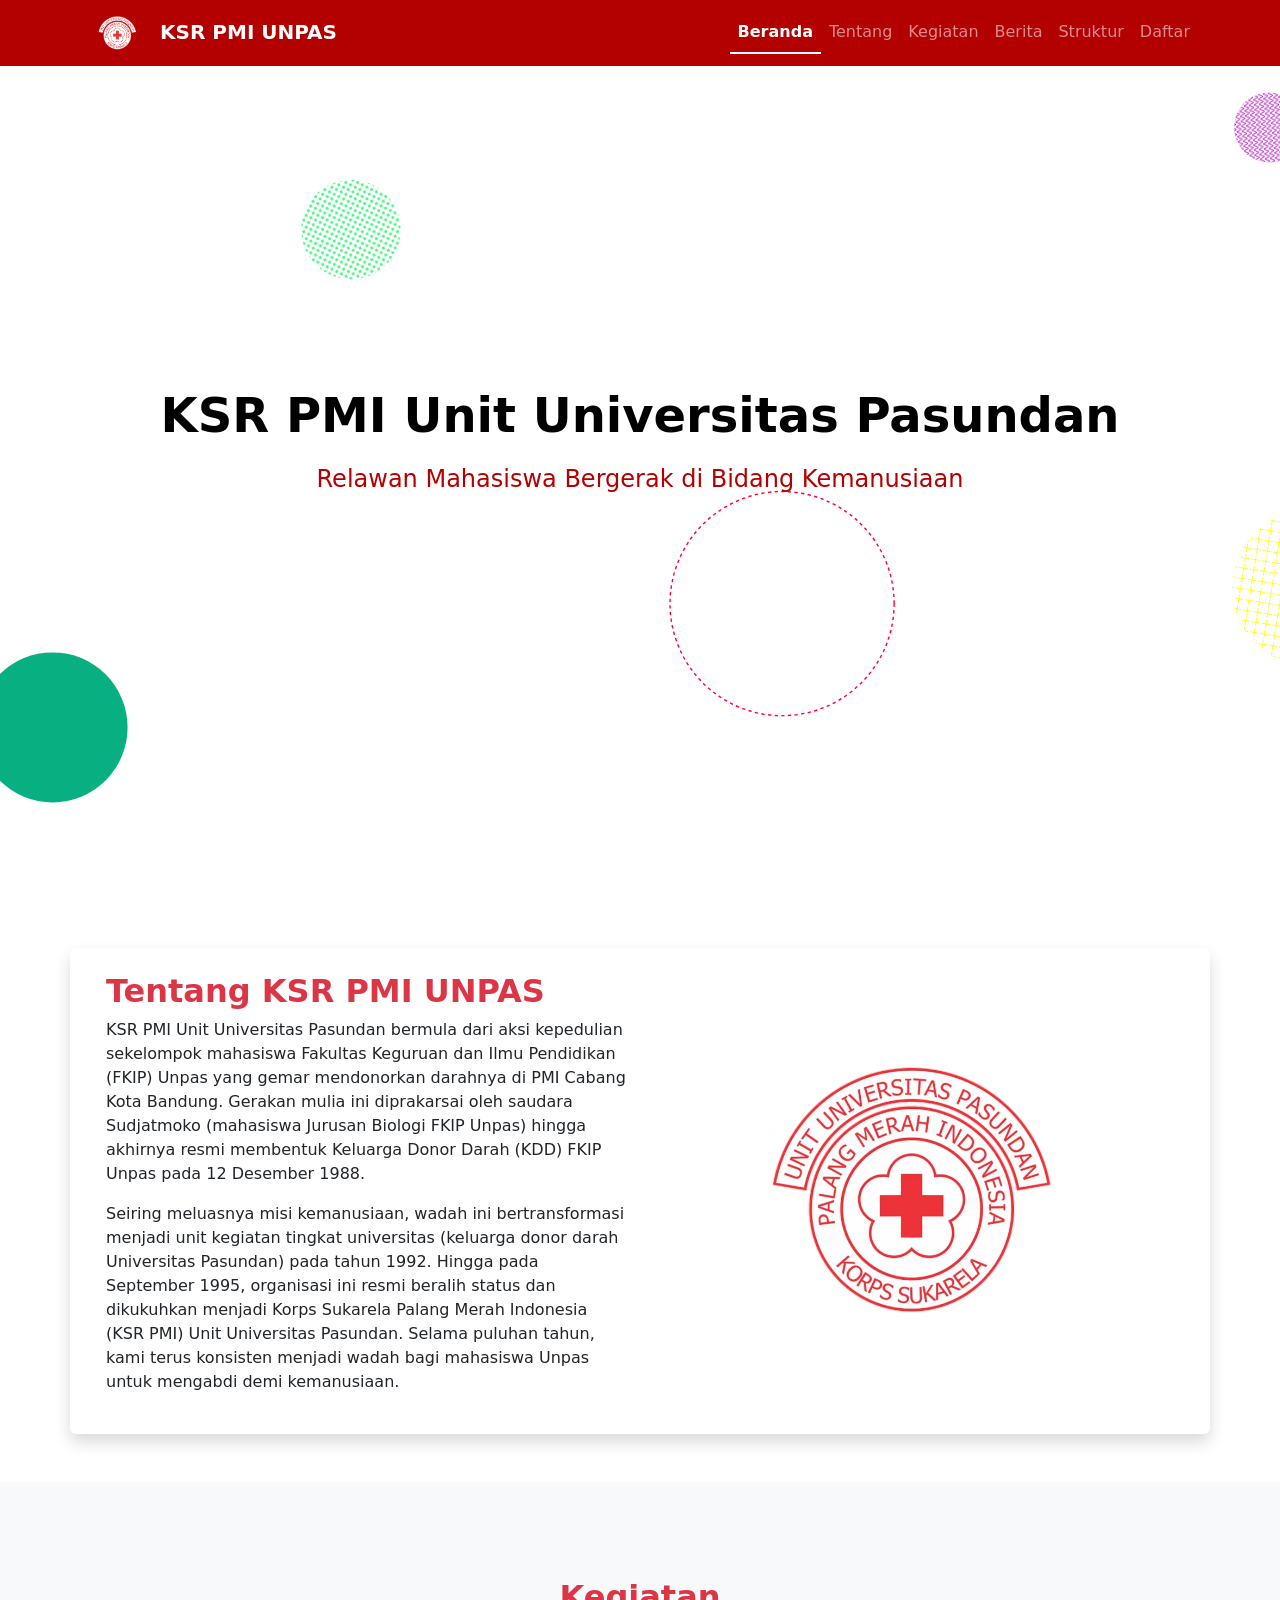
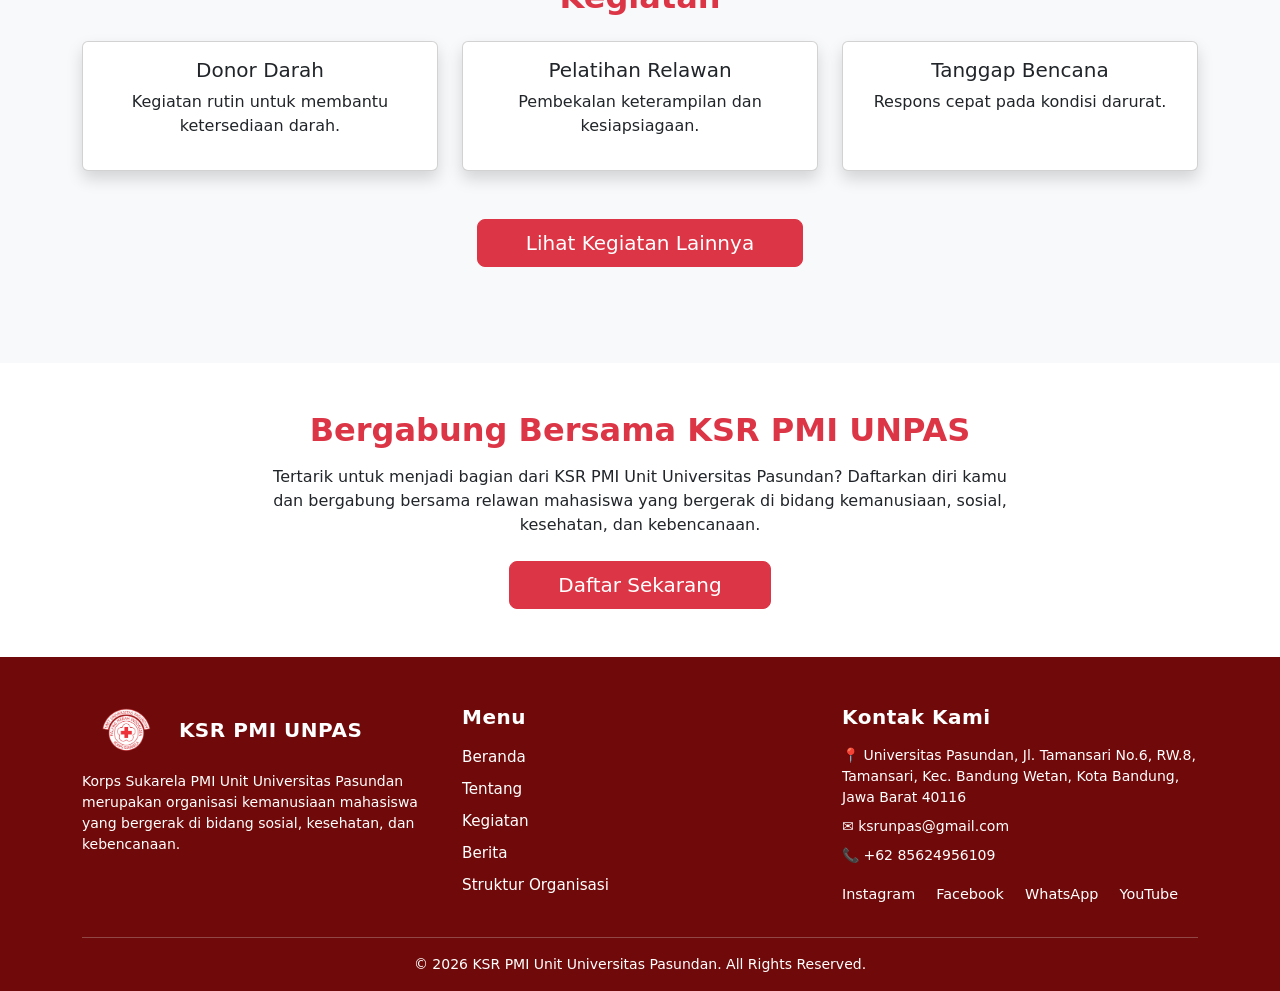
<file: index.html>
<!DOCTYPE html>
<html lang="id">
  <head>
    <meta charset="UTF-8" />
    <title>KSR PMI Unit Universitas Pasundan</title>
    <meta name="viewport" content="width=device-width, initial-scale=1" />
    <link rel="icon" href="./img/ksr.png" />

    <!-- Bootstrap -->
    <link
      href="https://cdn.jsdelivr.net/npm/bootstrap@5.3.2/dist/css/bootstrap.min.css"
      rel="stylesheet"
    />

    <!-- AOS -->
    <link href="https://unpkg.com/aos@2.3.1/dist/aos.css" rel="stylesheet" />

    <!-- Custom -->
    <link rel="stylesheet" href="css/style.css" />
  </head>
  <body data-bs-spy="scroll" data-bs-target=".navbar" data-bs-offset="200">
    <!-- NAVBAR -->
    <nav class="navbar navbar-expand-lg navbar-dark fixed-top">
      <div class="container">
        <a class="navbar-brand fw-bold" href="index.html">
          <img src="img/ksr.png" height="40" /> KSR PMI UNPAS
        </a>
        <button
          class="navbar-toggler"
          data-bs-toggle="collapse"
          data-bs-target="#nav"
        >
          <span class="navbar-toggler-icon"></span>
        </button>
        <div class="collapse navbar-collapse" id="nav">
          <ul class="navbar-nav ms-auto">
            <li class="nav-item">
              <a class="nav-link" href="#beranda">Beranda</a>
            </li>
            <li class="nav-item">
              <a class="nav-link" href="#tentang">Tentang</a>
            </li>
            <li class="nav-item">
              <a class="nav-link" href="#kegiatan">Kegiatan</a>
            </li>
            <li class="nav-item">
              <a class="nav-link" href="berita.html">Berita</a>
            </li>

            <li class="nav-item">
              <a class="nav-link" href="struktur.html">Struktur</a>
            </li>
            <li class="nav-item">
              <a class="nav-link" href="#kontak">Daftar</a>
            </li>
          </ul>
        </div>
      </div>
    </nav>

    <!-- HERO -->
    <section id="beranda" class="hero">
      <div class="container text-center text-black">
        <h1 data-aos="fade-up">KSR PMI Unit Universitas Pasundan</h1>
        <p data-aos="fade-up" data-aos-delay="200">
          Relawan Mahasiswa Bergerak di Bidang Kemanusiaan
        </p>
      </div>
    </section>

    <!-- TENTANG -->
    <section id="tentang" class="py-5">
      <div class="container">
        <div
          class="row align-items-center rounded shadow p-4"
          data-aos="fade-right"
        >
          <div class="col-md-6">
            <h2 class="text-danger fw-bold">Tentang KSR PMI UNPAS</h2>
            <p>
              KSR PMI Unit Universitas Pasundan bermula dari aksi kepedulian sekelompok mahasiswa Fakultas Keguruan dan Ilmu Pendidikan (FKIP) Unpas yang gemar mendonorkan darahnya di PMI Cabang Kota Bandung. Gerakan mulia ini diprakarsai oleh saudara Sudjatmoko (mahasiswa Jurusan Biologi FKIP Unpas) hingga akhirnya resmi membentuk Keluarga Donor Darah (KDD) FKIP Unpas pada 12 Desember 1988.
            </p>
              <p>Seiring meluasnya misi kemanusiaan, wadah ini bertransformasi menjadi unit kegiatan tingkat universitas (keluarga donor darah Universitas Pasundan) pada tahun 1992. Hingga pada September 1995, organisasi ini resmi beralih status dan dikukuhkan menjadi Korps Sukarela Palang Merah Indonesia (KSR PMI) Unit Universitas Pasundan. Selama puluhan tahun, kami terus konsisten menjadi wadah bagi mahasiswa Unpas untuk mengabdi demi kemanusiaan.
          </div>
          <div class="col-md-6" data-aos="fade-left">
            <img src="img/ksr.png" class="img-fluid" />
          </div>
        </div>
      </div>
    </section>

<!-- KEGIATAN -->

<section id="kegiatan" class="py-5 bg-light">
  <div class="container mt-5 mb-5">
    <h2 class="text-center text-danger fw-bold mb-4" data-aos="fade-up">
      Kegiatan
    </h2>

<div class="row g-4">
  <!-- KEGIATAN 1 -->
  <div class="col-md-4" data-aos="zoom-in">
    <div class="card h-100 shadow">
      <div class="card-body text-center">
        <h5>Donor Darah</h5>
        <p>
          Kegiatan rutin untuk membantu ketersediaan darah.
        </p>
      </div>
    </div>
  </div>

  <!-- KEGIATAN 2 -->
  <div class="col-md-4" data-aos="zoom-in" data-aos-delay="150">
    <div class="card h-100 shadow">
      <div class="card-body text-center">
        <h5>Pelatihan Relawan</h5>
        <p>
          Pembekalan keterampilan dan kesiapsiagaan.
        </p>
      </div>
    </div>
  </div>

  <!-- KEGIATAN 3 -->
  <div class="col-md-4" data-aos="zoom-in" data-aos-delay="300">
    <div class="card h-100 shadow">
      <div class="card-body text-center">
        <h5>Tanggap Bencana</h5>
        <p>
          Respons cepat pada kondisi darurat.
        </p>
      </div>
    </div>
  </div>
</div>

<!-- BUTTON KEGIATAN LAINNYA -->
<div class="text-center mt-5" data-aos="fade-up" data-aos-delay="400">
  <a href="berita.html" class="btn btn-danger btn-lg px-5">
    Lihat Kegiatan Lainnya
  </a>
</div>

  </div>
</section>

<!-- PENDAFTARAN -->

<section id="kontak" class="py-5">
  <div class="container text-center">
    <div class="row justify-content-center">
      <div class="col-md-8" data-aos="fade-up">
        <h2 class="text-danger fw-bold mb-3">Bergabung Bersama KSR PMI UNPAS</h2>

    <p class="mb-4">
      Tertarik untuk menjadi bagian dari KSR PMI Unit Universitas Pasundan?
      Daftarkan diri kamu dan bergabung bersama relawan mahasiswa
      yang bergerak di bidang kemanusiaan, sosial, kesehatan, dan kebencanaan.
    </p>

    <a
      href="https://docs.google.com/forms/d/e/1FAIpQLSd0NmgYEEZqV8JCX05g1Rwz4yFOSqBbFeIiD_z_RleGBGhLWw/viewform"
      target="_blank"
      rel="noopener noreferrer"
      class="btn btn-danger btn-lg px-5"
    >
      Daftar Sekarang
    </a>
  </div>
</div>

  </div>
</section>


    <!-- FOOTER -->
    <footer class="footer text-white pt-5">
      <div class="container">
        <div class="row g-4">
          <!-- LOGO & DESKRIPSI -->
          <div class="col-md-4">
            <div class="d-flex align-items-center mb-3">
              <img src="img/ksr.png" height="50" class="me-2" />
              <h5 class="fw-bold mb-0">KSR PMI UNPAS</h5>
            </div>
            <p class="small">
              Korps Sukarela PMI Unit Universitas Pasundan merupakan organisasi
              kemanusiaan mahasiswa yang bergerak di bidang sosial, kesehatan,
              dan kebencanaan.
            </p>
          </div>

          <!-- MENU -->
          <div class="col-md-4">
            <h5 class="fw-bold mb-3">Menu</h5>
            <ul class="list-unstyled footer-link">
              <li><a href="#beranda">Beranda</a></li>
              <li><a href="#tentang">Tentang</a></li>
              <li><a href="#kegiatan">Kegiatan</a></li>
              <li><a href="berita.html">Berita</a></li>
              <li><a href="struktur.html">Struktur Organisasi</a></li>
            </ul>
          </div>

          <!-- KONTAK -->
          <div class="col-md-4">
            <h5 class="fw-bold mb-3">Kontak Kami</h5>
            <ul class="list-unstyled small">
              <li class="mb-2">
                📍 Universitas Pasundan, Jl. Tamansari No.6, RW.8, Tamansari,
                Kec. Bandung Wetan, Kota Bandung, Jawa Barat 40116
              </li>
              <li class="mb-2">✉️ ksrunpas@gmail.com</li>
              <li class="mb-2">📞 +62 85624956109</li>
            </ul>

            <!-- SOSIAL MEDIA -->
            <div class="footer-social mt-3">
              <a
                target="_blank"
                href="https://www.instagram.com/ksrunpas?utm_source=ig_web_button_share_sheet&igsh=ZDNlZDc0MzIxNw=="
                class="me-3"
                >Instagram</a
              >
              <a
                target="_blank"
                href="https://www.facebook.com/KsrPmiUnitUnpas/?locale=id_ID"
                class="me-3"
                >Facebook</a
              >
              <a target="_blank" href="https://wa.me/6285624956109" class="me-3"
                >WhatsApp</a
              >
              <a
                target="_blank"
                href="https://www.youtube.com/@ksrunpas8325/videos?app=desktop"
                >YouTube</a
              >
            </div>
          </div>
        </div>

        <hr class="border-light mt-4" />

        <div class="text-center small pb-3">
          © 2026 KSR PMI Unit Universitas Pasundan. All Rights Reserved.
        </div>
      </div>
    </footer>

    <script src="https://cdn.jsdelivr.net/npm/bootstrap@5.3.2/dist/js/bootstrap.bundle.min.js"></script>
    <script src="https://unpkg.com/aos@2.3.1/dist/aos.js"></script>
    <script src="js/script.js"></script>
  </body>
</html>
</file>
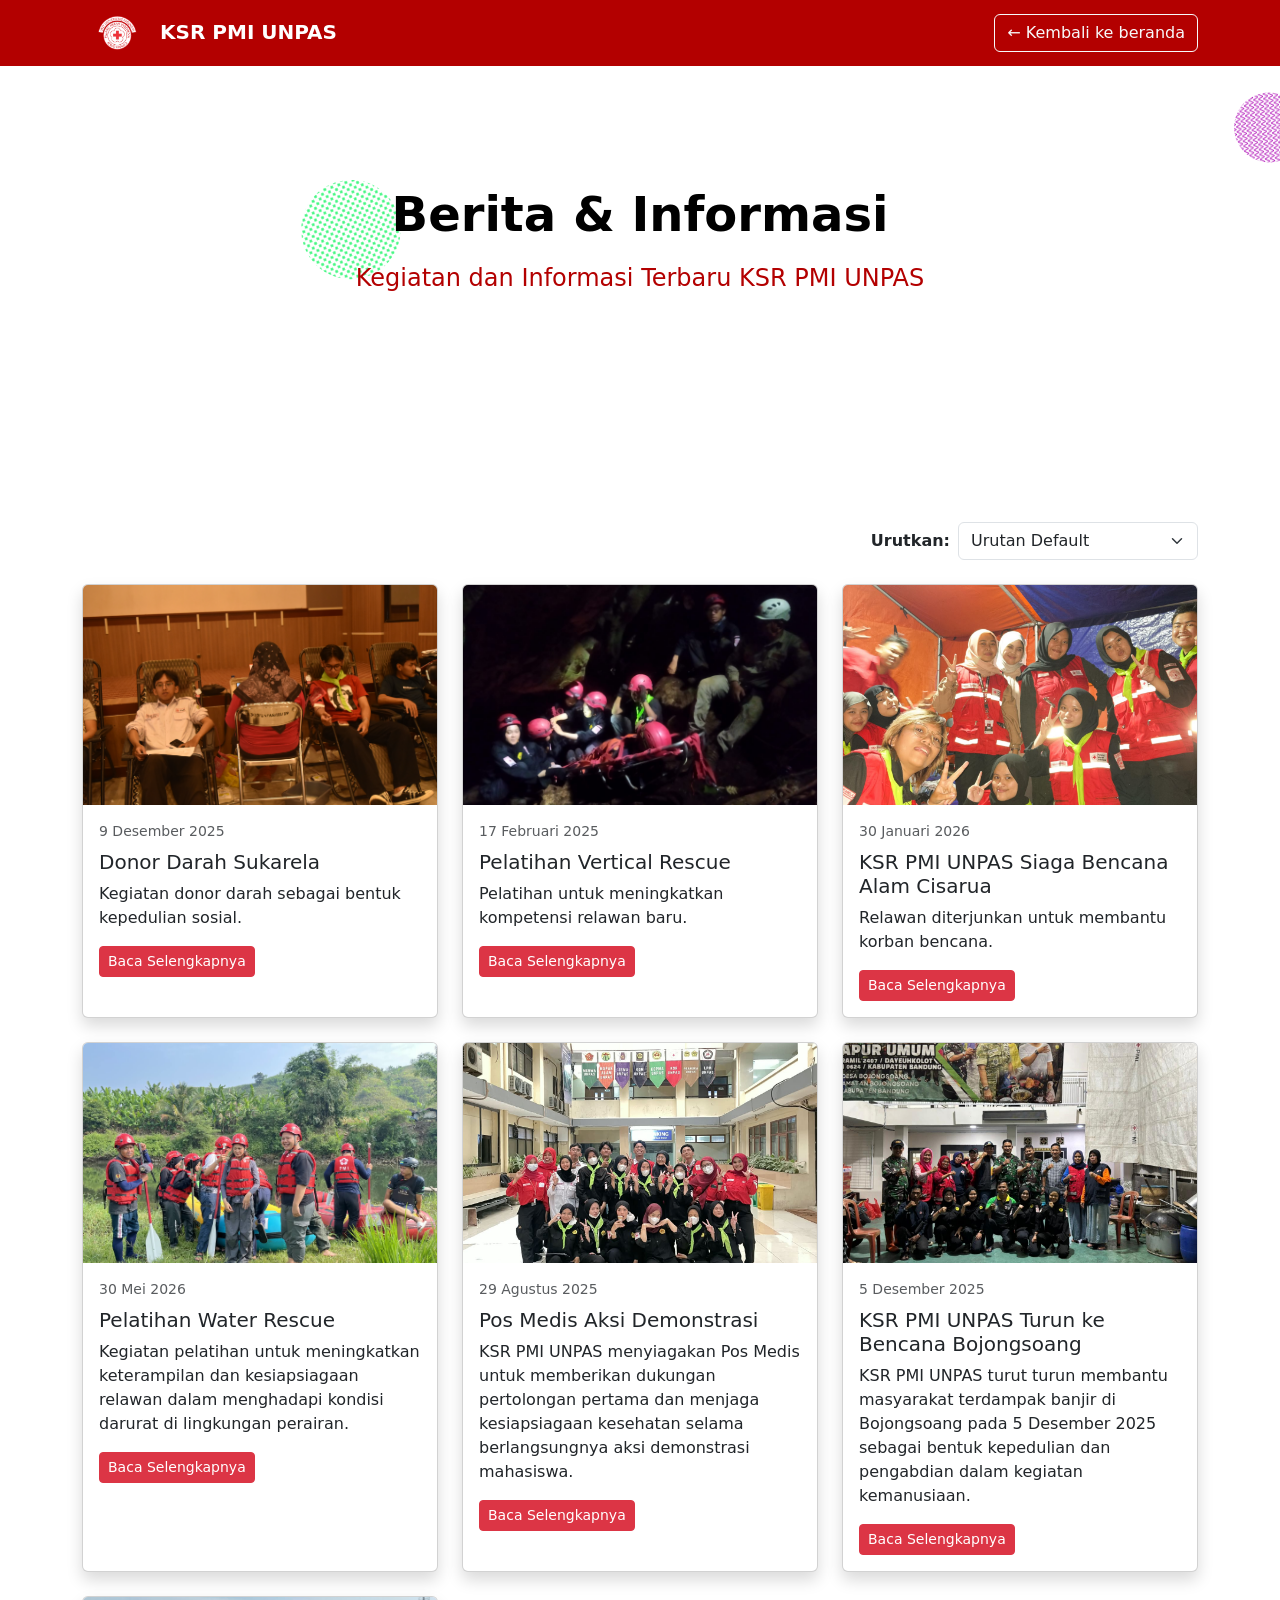
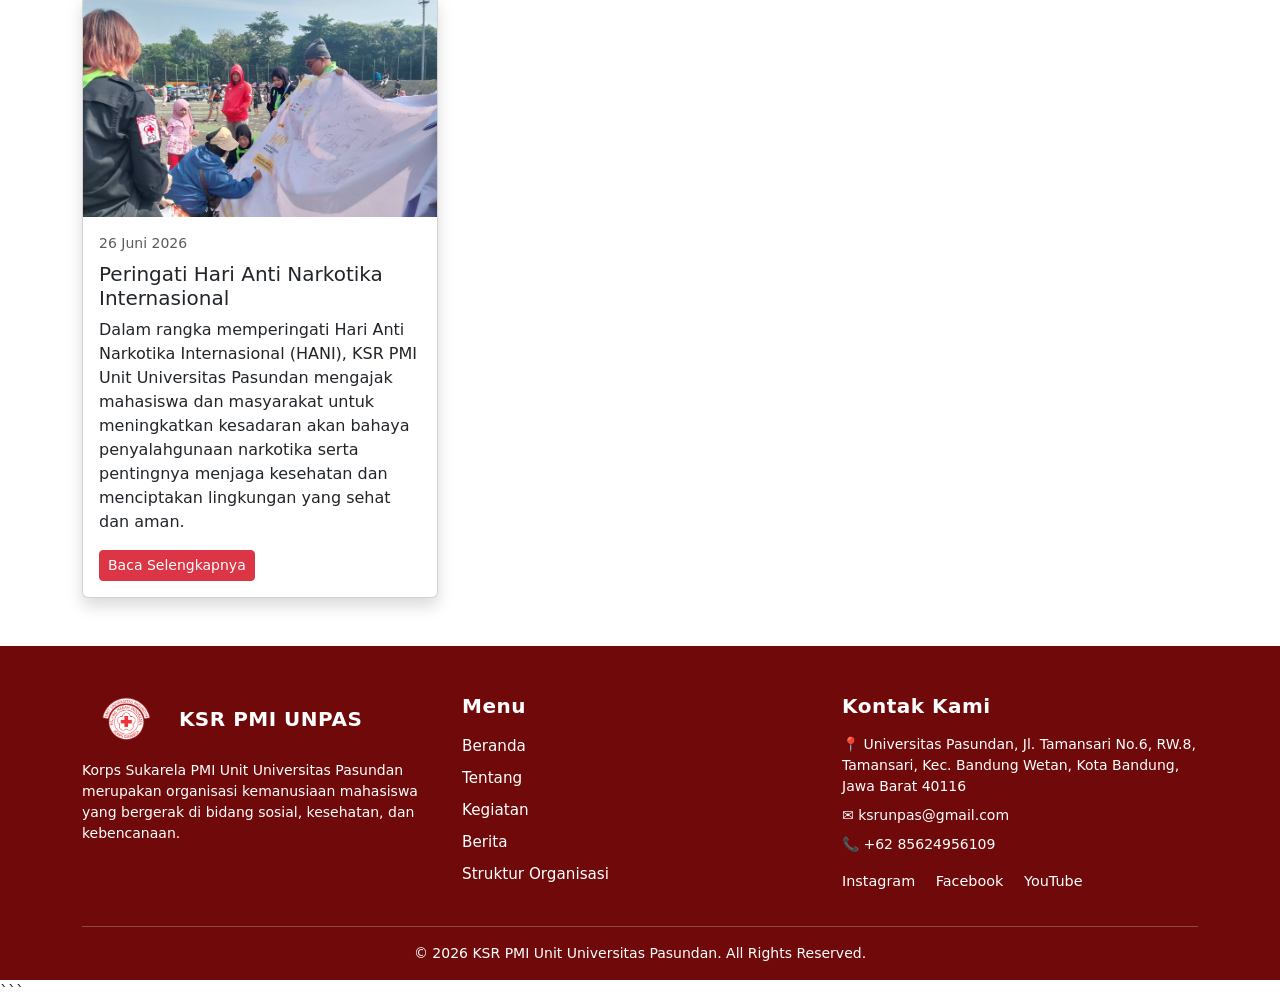
<file: berita.html>
```html
<!DOCTYPE html>
<html lang="id">
  <head>
    <meta charset="UTF-8" />
    <title>Berita | KSR PMI UNPAS</title>
    <meta name="viewport" content="width=device-width, initial-scale=1" />

    <link rel="icon" href="./img/ksr.png" />

    <!-- Bootstrap -->
    <link
      href="https://cdn.jsdelivr.net/npm/bootstrap@5.3.2/dist/css/bootstrap.min.css"
      rel="stylesheet"
    />

    <!-- AOS -->
    <link
      href="https://unpkg.com/aos@2.3.1/dist/aos.css"
      rel="stylesheet"
    />

    <!-- CSS -->
    <link rel="stylesheet" href="css/style.css" />
  </head>

  <body>
    <!-- =========================================
         NAVBAR
    ========================================== -->
    <nav class="navbar navbar-expand-lg navbar-dark fixed-top px-3">
      <div class="container">
        <a class="navbar-brand fw-bold" href="index.html">
          <img src="img/ksr.png" height="40" alt="Logo KSR PMI UNPAS" />
          KSR PMI UNPAS
        </a>

        <a href="index.html" class="btn btn-outline-light ms-auto">
          ← Kembali ke beranda
        </a>
      </div>
    </nav>

    <!-- =========================================
         HEADER
    ========================================== -->
    <section class="hero hero-sm">
      <div class="container text-center text-black">
        <h1 data-aos="fade-up">Berita & Informasi</h1>

        <p data-aos="fade-up" data-aos-delay="200">
          Kegiatan dan Informasi Terbaru KSR PMI UNPAS
        </p>
      </div>
    </section>

    <!-- =========================================
         DAFTAR BERITA
    ========================================== -->
    <section class="py-5">
      <div class="container">

        <!-- =====================================
             SORTIR BERITA
        ====================================== -->
        <div class="d-flex justify-content-end align-items-center mb-4">
          <label for="sortBerita" class="me-2 fw-semibold">
            Urutkan:
          </label>

          <select
            id="sortBerita"
            class="form-select"
            style="max-width: 240px"
          >
            <option value="default">Urutan Default</option>
            <option value="terbaru">Terbaru → Terlama</option>
            <option value="terlama">Terlama → Terbaru</option>
          </select>
        </div>

        <!-- =====================================
             GRID BERITA
        ====================================== -->
        <div class="row g-4" id="daftarBerita">

          <!-- =================================
               BERITA 1
          ================================== -->
          <div
            class="col-md-4 berita-item"
            data-date="2025-12-09"
            data-aos="fade-up"
          >
            <div class="card h-100 shadow">
              <img
                src="img/berita1.jpg"
                class="card-img-top"
                alt="Donor Darah Sukarela"
              />

              <div class="card-body">
                <small class="text-muted">
                  9 Desember 2025
                </small>

                <h5 class="mt-2">
                  Donor Darah Sukarela
                </h5>

                <p>
                  Kegiatan donor darah sebagai bentuk kepedulian sosial.
                </p>

                <a
                  href="detail-berita.html?id=1"
                  class="btn btn-danger btn-sm"
                >
                  Baca Selengkapnya
                </a>
              </div>
            </div>
          </div>

          <!-- =================================
               BERITA 2
          ================================== -->
          <div
            class="col-md-4 berita-item"
            data-date="2025-02-17"
            data-aos="fade-up"
            data-aos-delay="150"
          >
            <div class="card h-100 shadow">
              <img
                src="img/berita2.jpg"
                class="card-img-top"
                alt="Pelatihan Vertical Rescue"
              />

              <div class="card-body">
                <small class="text-muted">
                  17 Februari 2025
                </small>

                <h5 class="mt-2">
                  Pelatihan Vertical Rescue
                </h5>

                <p>
                  Pelatihan untuk meningkatkan kompetensi relawan baru.
                </p>

                <a
                  href="detail-berita.html?id=2"
                  class="btn btn-danger btn-sm"
                >
                  Baca Selengkapnya
                </a>
              </div>
            </div>
          </div>

          <!-- =================================
               BERITA 3
          ================================== -->
          <div
            class="col-md-4 berita-item"
            data-date="2026-01-30"
            data-aos="fade-up"
            data-aos-delay="300"
          >
            <div class="card h-100 shadow">
              <img
                src="img/berita3.jpeg"
                class="card-img-top"
                alt="Bencana Alam Cisarua"
              />

              <div class="card-body">
                <small class="text-muted">
                  30 Januari 2026
                </small>

                <h5 class="mt-2">
                  KSR PMI UNPAS Siaga Bencana Alam Cisarua
                </h5>

                <p>
                  Relawan diterjunkan untuk membantu korban bencana.
                </p>

                <a
                  href="detail-berita.html?id=3"
                  class="btn btn-danger btn-sm"
                >
                  Baca Selengkapnya
                </a>
              </div>
            </div>
          </div>

          <!-- =================================
               BERITA 4
          ================================== -->
          <div
            class="col-md-4 berita-item"
            data-date="2026-05-30"
            data-aos="fade-up"
          >
            <div class="card h-100 shadow">
              <img
                src="img/berita4.jpeg"
                class="card-img-top"
                alt="Pelatihan Water Rescue"
              />

              <div class="card-body">
                <small class="text-muted">
                  30 Mei 2026
                </small>

                <h5 class="mt-2">
                  Pelatihan Water Rescue
                </h5>

                <p>
                  Kegiatan pelatihan untuk meningkatkan keterampilan dan
                  kesiapsiagaan relawan dalam menghadapi kondisi darurat
                  di lingkungan perairan.
                </p>

                <a
                  href="detail-berita.html?id=4"
                  class="btn btn-danger btn-sm"
                >
                  Baca Selengkapnya
                </a>
              </div>
            </div>
          </div>

          <!-- =================================
               BERITA 5
          ================================== -->
          <div
            class="col-md-4 berita-item"
            data-date="2025-08-29"
            data-aos="fade-up"
          >
            <div class="card h-100 shadow">
              <img
                src="img/berita5.jpeg"
                class="card-img-top"
                alt="Pos Medis Aksi Demonstrasi"
              />

              <div class="card-body">
                <small class="text-muted">
                  29 Agustus 2025
                </small>

                <h5 class="mt-2">
                  Pos Medis Aksi Demonstrasi
                </h5>

                <p>
                  KSR PMI UNPAS menyiagakan Pos Medis untuk memberikan
                  dukungan pertolongan pertama dan menjaga kesiapsiagaan
                  kesehatan selama berlangsungnya aksi demonstrasi mahasiswa.
                </p>

                <a
                  href="detail-berita.html?id=5"
                  class="btn btn-danger btn-sm"
                >
                  Baca Selengkapnya
                </a>
              </div>
            </div>
          </div>

          <!-- =================================
               BERITA 6
          ================================== -->
          <div
            class="col-md-4 berita-item"
            data-date="2025-12-05"
            data-aos="fade-up"
          >
            <div class="card h-100 shadow">
              <img
                src="img/berita6.jpg"
                class="card-img-top"
                alt="Bencana Bojongsoang"
              />

              <div class="card-body">
                <small class="text-muted">
                  5 Desember 2025
                </small>

                <h5 class="mt-2">
                  KSR PMI UNPAS Turun ke Bencana Bojongsoang
                </h5>

                <p>
                  KSR PMI UNPAS turut turun membantu masyarakat terdampak
                  banjir di Bojongsoang pada 5 Desember 2025 sebagai bentuk
                  kepedulian dan pengabdian dalam kegiatan kemanusiaan.
                </p>

                <a
                  href="detail-berita.html?id=6"
                  class="btn btn-danger btn-sm"
                >
                  Baca Selengkapnya
                </a>
              </div>
            </div>
          </div>

          <!-- =================================
               BERITA 7
          ================================== -->
          <div
            class="col-md-4 berita-item"
            data-date="2026-06-26"
            data-aos="fade-up"
          >
            <div class="card h-100 shadow">
              <img
                src="img/berita7.jpeg"
                class="card-img-top"
                alt="Hari Anti Narkotika Internasional"
              />

              <div class="card-body">
                <small class="text-muted">
                  26 Juni 2026
                </small>

                <h5 class="mt-2">
                  Peringati Hari Anti Narkotika Internasional
                </h5>

                <p>
                  Dalam rangka memperingati Hari Anti Narkotika Internasional
                  (HANI), KSR PMI Unit Universitas Pasundan mengajak mahasiswa
                  dan masyarakat untuk meningkatkan kesadaran akan bahaya
                  penyalahgunaan narkotika serta pentingnya menjaga kesehatan
                  dan menciptakan lingkungan yang sehat dan aman.
                </p>

                <a
                  href="detail-berita.html?id=7"
                  class="btn btn-danger btn-sm"
                >
                  Baca Selengkapnya
                </a>
              </div>
            </div>
          </div>

        </div>
      </div>
    </section>

    <!-- =========================================
         FOOTER
    ========================================== -->
    <footer class="footer text-white pt-5">
      <div class="container">
        <div class="row g-4">

          <!-- LOGO & DESKRIPSI -->
          <div class="col-md-4">
            <div class="d-flex align-items-center mb-3">
              <img
                src="img/ksr.png"
                height="50"
                class="me-2"
                alt="Logo KSR PMI UNPAS"
              />

              <h5 class="fw-bold mb-0">
                KSR PMI UNPAS
              </h5>
            </div>

            <p class="small">
              Korps Sukarela PMI Unit Universitas Pasundan merupakan
              organisasi kemanusiaan mahasiswa yang bergerak di bidang
              sosial, kesehatan, dan kebencanaan.
            </p>
          </div>

          <!-- MENU -->
          <div class="col-md-4">
            <h5 class="fw-bold mb-3">
              Menu
            </h5>

            <ul class="list-unstyled footer-link">
              <li>
                <a href="index.html#beranda">
                  Beranda
                </a>
              </li>

              <li>
                <a href="index.html#tentang">
                  Tentang
                </a>
              </li>

              <li>
                <a href="index.html#kegiatan">
                  Kegiatan
                </a>
              </li>

              <li>
                <a href="berita.html">
                  Berita
                </a>
              </li>

              <li>
                <a href="struktur.html">
                  Struktur Organisasi
                </a>
              </li>
            </ul>
          </div>

          <!-- KONTAK -->
          <div class="col-md-4">
            <h5 class="fw-bold mb-3">
              Kontak Kami
            </h5>

            <ul class="list-unstyled small">

              <li class="mb-2">
                📍 Universitas Pasundan, Jl. Tamansari No.6, RW.8,
                Tamansari, Kec. Bandung Wetan, Kota Bandung,
                Jawa Barat 40116
              </li>

              <li class="mb-2">
                ✉️ ksrunpas@gmail.com
              </li>

              <li class="mb-2">
                📞 +62 85624956109
              </li>

            </ul>

            <!-- SOSIAL MEDIA -->
            <div class="footer-social mt-3">

              <a
                target="_blank"
                rel="noopener noreferrer"
                href="https://www.instagram.com/ksrunpas?utm_source=ig_web_button_share_sheet&igsh=ZDNlZDc0MzIxNw=="
                class="me-3"
              >
                Instagram
              </a>

              <a
                target="_blank"
                rel="noopener noreferrer"
                href="https://www.facebook.com/KsrPmiUnitUnpas/?locale=id_ID"
                class="me-3"
              >
                Facebook
              </a>

              <a
                target="_blank"
                rel="noopener noreferrer"
                href="https://www.youtube.com/@ksrunpas8325/videos?app=desktop"
              >
                YouTube
              </a>

            </div>
          </div>
        </div>

        <hr class="border-light mt-4" />

        <div class="text-center small pb-3">
          © 2026 KSR PMI Unit Universitas Pasundan.
          All Rights Reserved.
        </div>
      </div>
    </footer>

    <!-- =========================================
         BOOTSTRAP JS
    ========================================== -->
    <script
      src="https://cdn.jsdelivr.net/npm/bootstrap@5.3.2/dist/js/bootstrap.bundle.min.js"
    ></script>

    <!-- =========================================
         AOS JS
    ========================================== -->
    <script
      src="https://unpkg.com/aos@2.3.1/dist/aos.js"
    ></script>

    <!-- =========================================
         CUSTOM JS
    ========================================== -->
    <script src="js/script.js"></script>

    <!-- =========================================
         SORTIR BERITA BERDASARKAN TANGGAL
    ========================================== -->
    <script>
      document.addEventListener("DOMContentLoaded", function () {
        const sortBerita = document.getElementById("sortBerita");
        const containerBerita = document.getElementById("daftarBerita");

        // Jika elemen tidak ditemukan, hentikan script
        if (!sortBerita || !containerBerita) {
          return;
        }

        // Menyimpan urutan berita ketika pertama kali halaman dibuka
        const beritaAwal = Array.from(
          containerBerita.querySelectorAll(".berita-item")
        );

        // Ketika pilihan sortir berubah
        sortBerita.addEventListener("change", function () {
          const pilihan = this.value;

          // Ambil semua berita
          let berita = Array.from(
            containerBerita.querySelectorAll(".berita-item")
          );

          // =====================================
          // URUTAN DEFAULT
          // =====================================
          if (pilihan === "default") {
            berita = beritaAwal;
          }

          // =====================================
          // TERBARU → TERLAMA
          // =====================================
          else if (pilihan === "terbaru") {
            berita.sort(function (a, b) {
              const tanggalA = new Date(a.dataset.date);
              const tanggalB = new Date(b.dataset.date);

              return tanggalB - tanggalA;
            });
          }

          // =====================================
          // TERLAMA → TERBARU
          // =====================================
          else if (pilihan === "terlama") {
            berita.sort(function (a, b) {
              const tanggalA = new Date(a.dataset.date);
              const tanggalB = new Date(b.dataset.date);

              return tanggalA - tanggalB;
            });
          }

          // =====================================
          // TAMPILKAN KEMBALI BERITA
          // =====================================
          berita.forEach(function (item) {
            containerBerita.appendChild(item);
          });
        });
      });
    </script>
  </body>
</html>
```
</file>
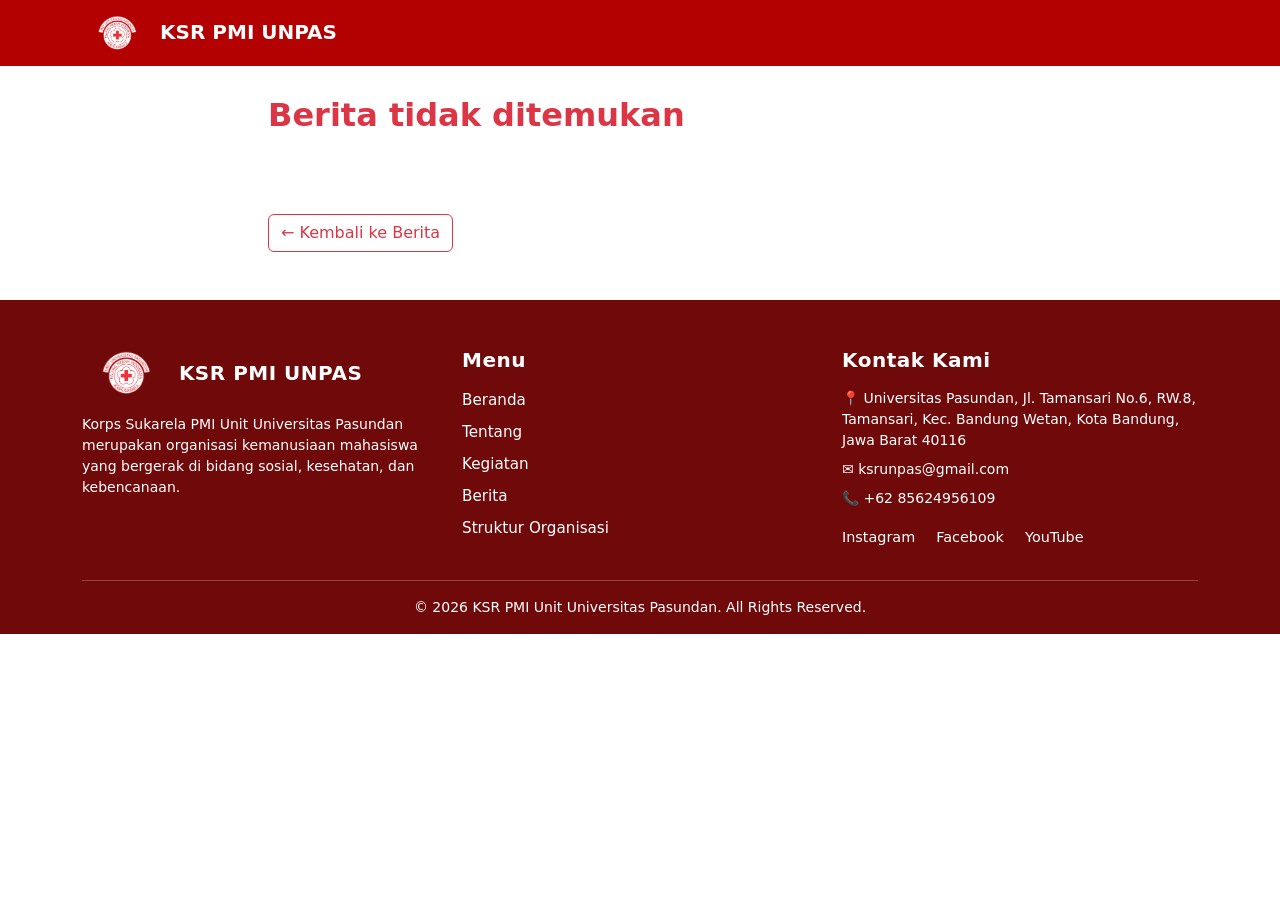
<file: detail-berita.html>
<!DOCTYPE html>
<html lang="id">
  <head>
    <meta charset="UTF-8" />
    <title>Detail Berita | KSR PMI UNPAS</title>
    <meta name="viewport" content="width=device-width, initial-scale=1" />
    <link rel="icon" href="./img/ksr.png" class="icon" /> 

    <link
      href="https://cdn.jsdelivr.net/npm/bootstrap@5.3.2/dist/css/bootstrap.min.css"
      rel="stylesheet"
    />
    <link href="https://unpkg.com/aos@2.3.1/dist/aos.css" rel="stylesheet" />
    <link rel="stylesheet" href="css/style.css" />
  </head>
  <body>
    <nav class="navbar navbar-expand-lg navbar-dark fixed-top">
      <div class="container">
        <a class="navbar-brand fw-bold" href="index.html">
          <img src="img/ksr.png" height="40" /> KSR PMI UNPAS
        </a>
      </div>
    </nav>

    <section class="py-5 mt-5">
      <div class="container">
        <div class="col-md-8 mx-auto">
          <h2 id="judul" class="fw-bold text-danger"></h2>
          <small id="tanggal" class="text-muted"></small>

          <img id="gambar" class="img-fluid rounded shadow my-4" />

          <div id="konten"></div>

          <a href="berita.html" class="btn btn-outline-danger mt-4">
            ← Kembali ke Berita
          </a>
        </div>
      </div>
    </section>

    <!-- FOOTER -->
    <footer class="footer text-white pt-5">
      <div class="container">
        <div class="row g-4">
          <!-- LOGO & DESKRIPSI -->
          <div class="col-md-4">
            <div class="d-flex align-items-center mb-3">
              <img src="img/ksr.png" height="50" class="me-2" />
              <h5 class="fw-bold mb-0">KSR PMI UNPAS</h5>
            </div>
            <p class="small">
              Korps Sukarela PMI Unit Universitas Pasundan merupakan organisasi
              kemanusiaan mahasiswa yang bergerak di bidang sosial, kesehatan,
              dan kebencanaan.
            </p>
          </div>

          <!-- MENU -->
          <div class="col-md-4">
            <h5 class="fw-bold mb-3">Menu</h5>
            <ul class="list-unstyled footer-link">
              <li><a href="index.html">Beranda</a></li>
              <li><a href="index.html">Tentang</a></li>
              <li><a href="index.html">Kegiatan</a></li>
              <li><a href="berita.html">Berita</a></li>
              <li><a href="struktur.html">Struktur Organisasi</a></li>
            </ul>
          </div>

          <!-- KONTAK -->
          <div class="col-md-4">
            <h5 class="fw-bold mb-3">Kontak Kami</h5>
            <ul class="list-unstyled small">
              <li class="mb-2">
                📍 Universitas Pasundan, Jl. Tamansari No.6, RW.8, Tamansari,
                Kec. Bandung Wetan, Kota Bandung, Jawa Barat 40116
              </li>
              <li class="mb-2">✉️ ksrunpas@gmail.com</li>
              <li class="mb-2">📞 +62 85624956109</li>
            </ul>

            <!-- SOSIAL MEDIA -->
            <div class="footer-social mt-3">
              <a
                target="_blank"
                href="https://www.instagram.com/ksrunpas?utm_source=ig_web_button_share_sheet&igsh=ZDNlZDc0MzIxNw=="
                class="me-3"
                >Instagram</a
              >
              <a
                target="_blank"
                href="https://www.facebook.com/KsrPmiUnitUnpas/?locale=id_ID"
                class="me-3"
                >Facebook</a
              >
              <a
                target="_blank"
                href="https://www.youtube.com/@ksrunpas8325/videos?app=desktop"
                >YouTube</a
              >
            </div>
          </div>
        </div>

        <hr class="border-light mt-4" />

        <div class="text-center small pb-3">
          © 2026 KSR PMI Unit Universitas Pasundan. All Rights Reserved.
        </div>
      </div>
    </footer>

    <script src="https://cdn.jsdelivr.net/npm/bootstrap@5.3.2/dist/js/bootstrap.bundle.min.js"></script>
    <script src="https://unpkg.com/aos@2.3.1/dist/aos.js"></script>
    <script src="js/berita.js"></script>
  </body>
</html>
</file>
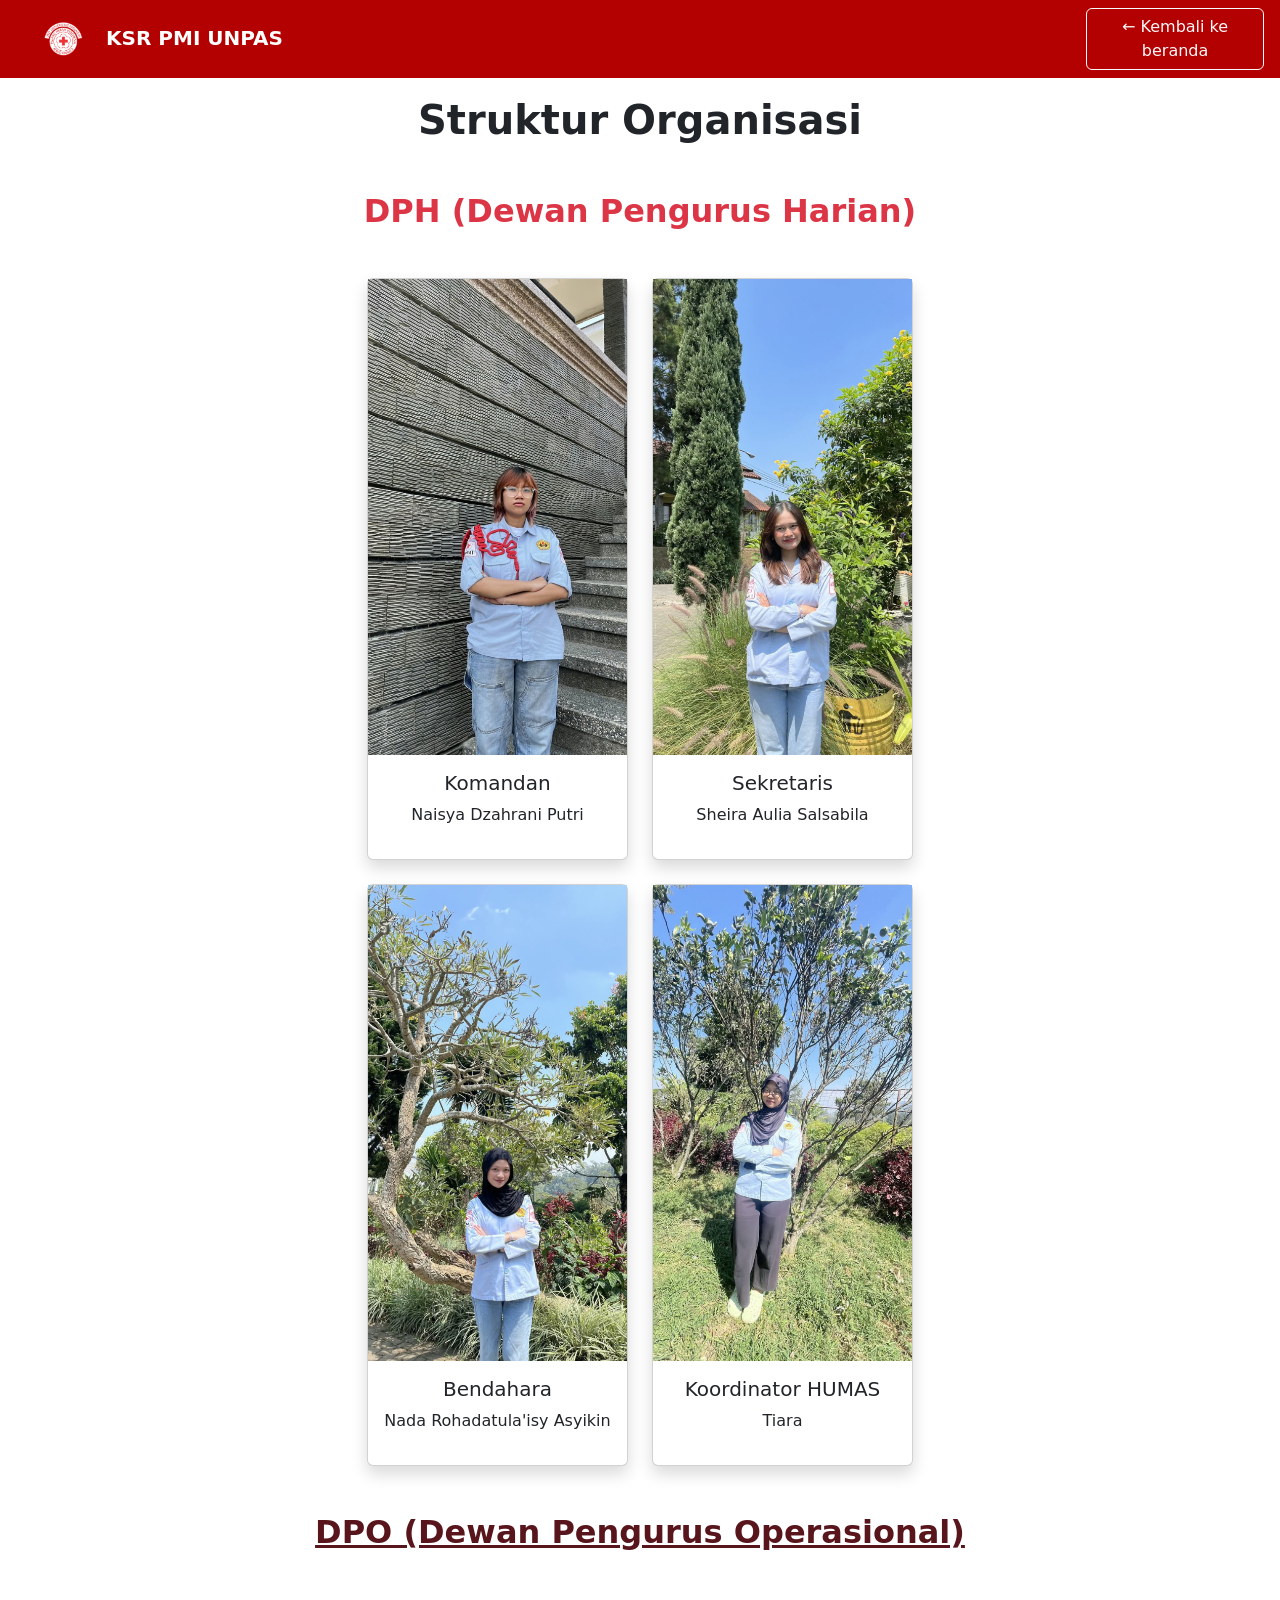
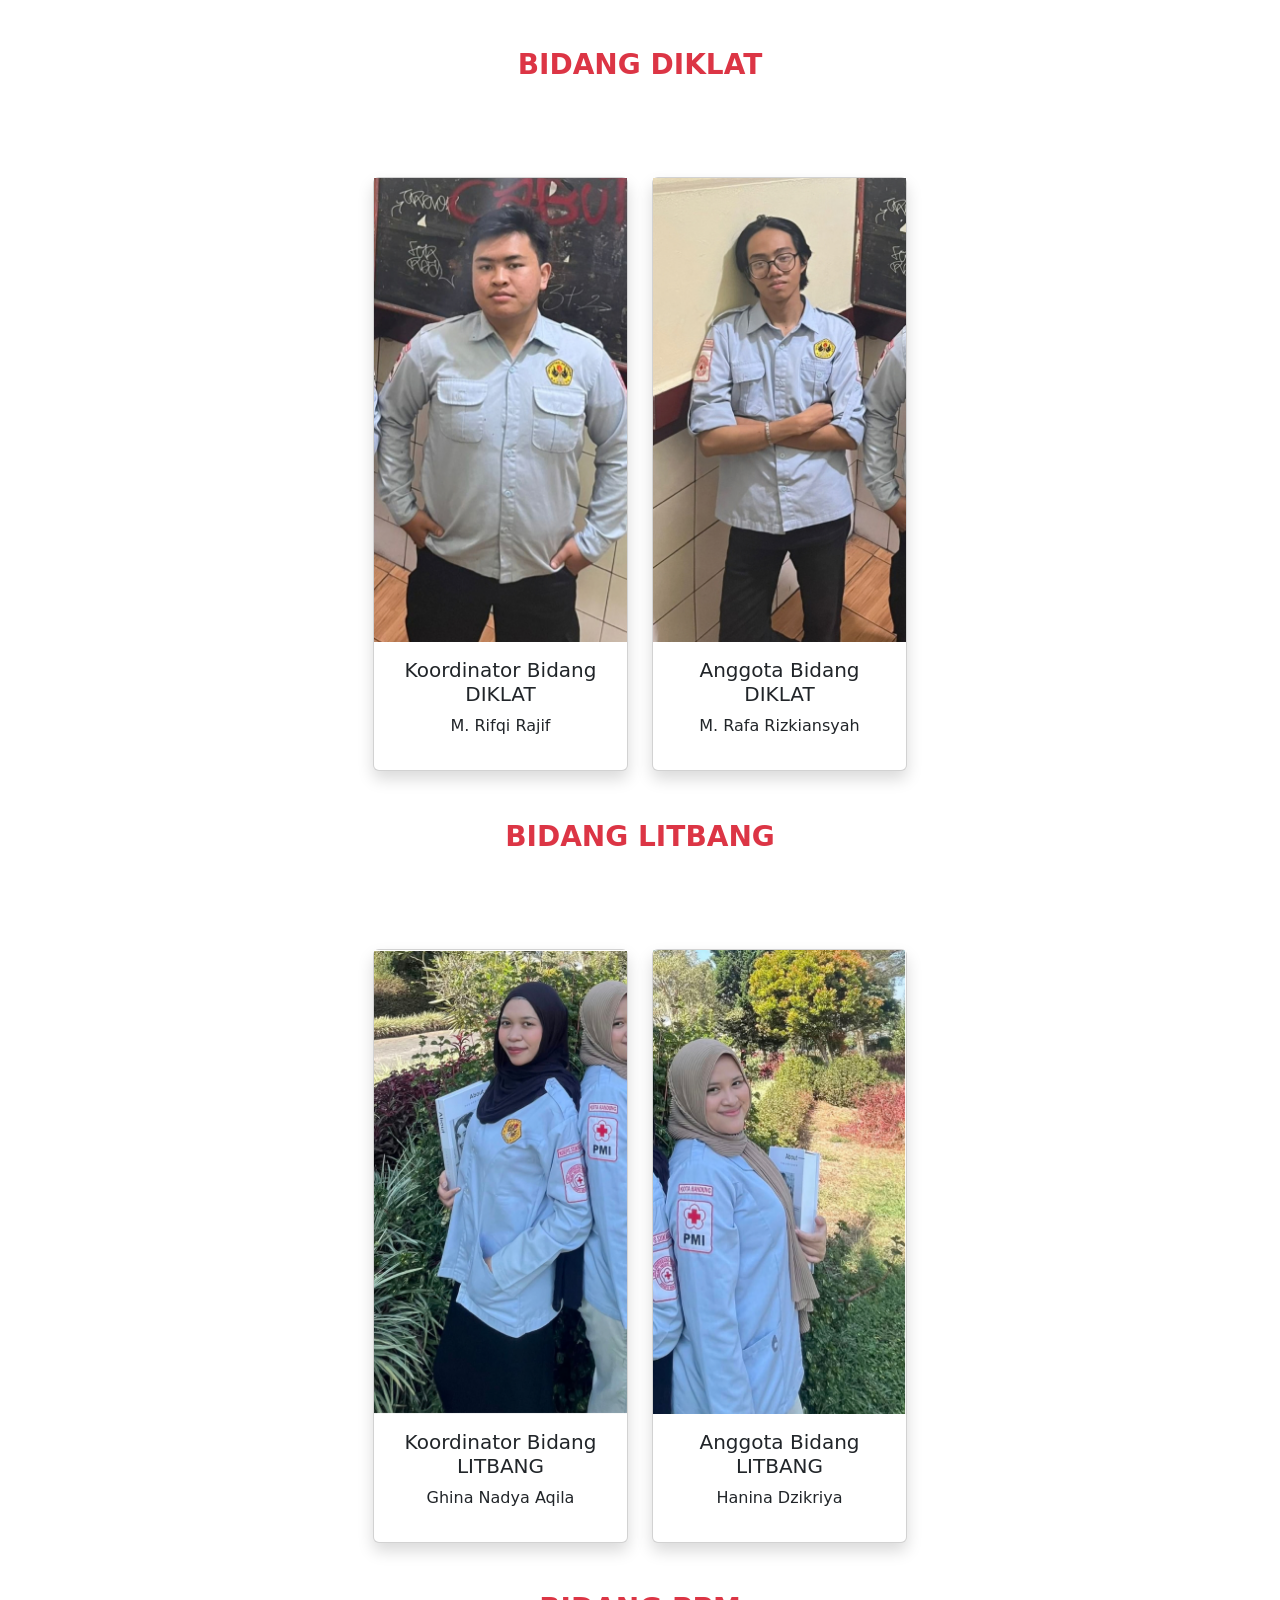
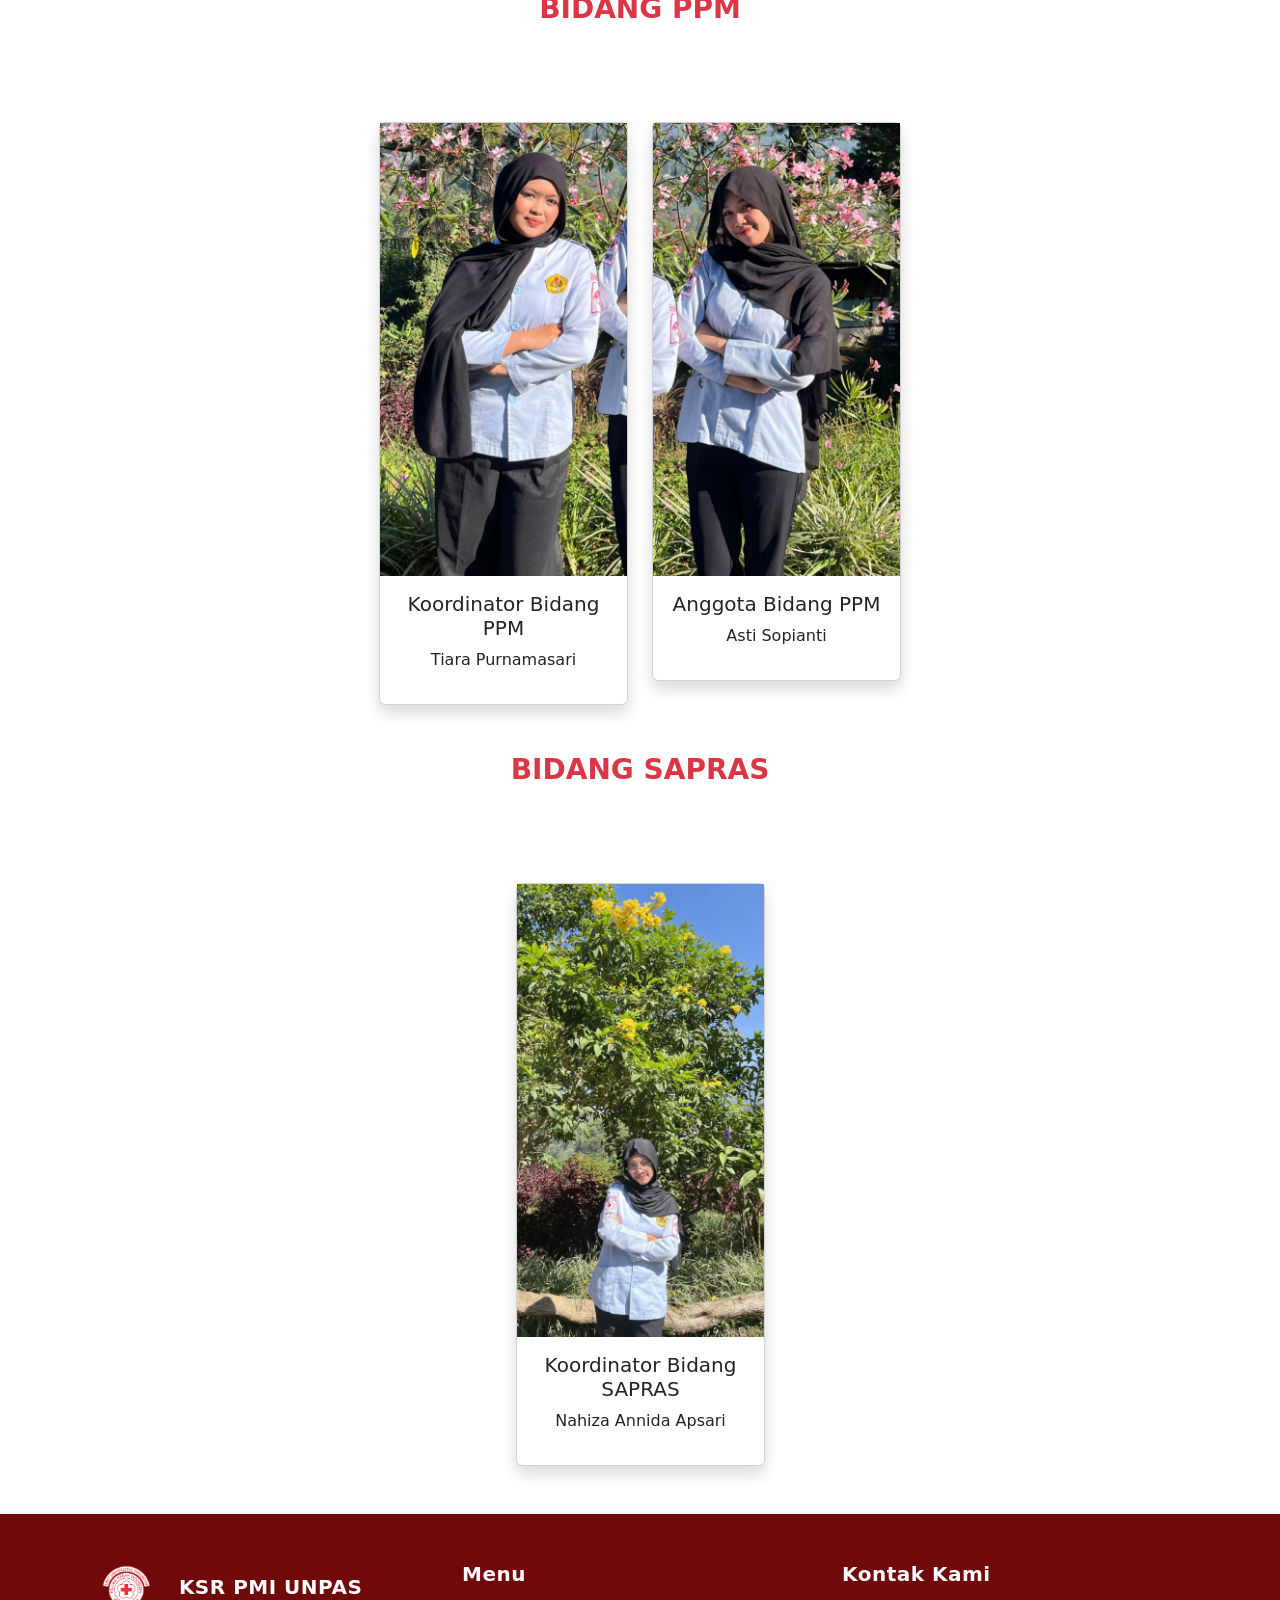
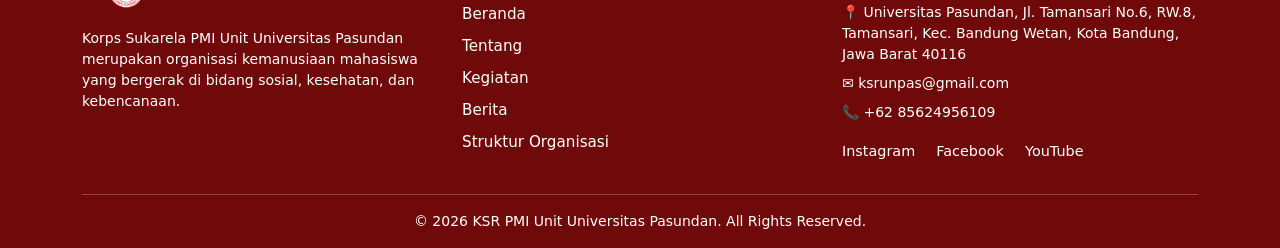
<file: struktur.html>
<!DOCTYPE html>
<html lang="id">
  <head>
    <meta charset="UTF-8" />
    <title>Struktur Organisasi | KSR PMI UNPAS</title>
    <meta name="viewport" content="width=device-width, initial-scale=1" />
    <link rel="icon" href="./img/ksr.png" />

    <link
      href="https://cdn.jsdelivr.net/npm/bootstrap@5.3.2/dist/css/bootstrap.min.css"
      rel="stylesheet"
    />
    <link href="https://unpkg.com/aos@2.3.1/dist/aos.css" rel="stylesheet" />
    <link rel="stylesheet" href="css/style.css" />
  </head>
  <body>
    <nav class="navbar navbar-expand-lg navbar-dark fixed-top px-3">
      <div class="container">
        <a class="navbar-brand fw-bold" href="index.html">
          <img src="img/ksr.png" height="40" /> KSR PMI UNPAS
        </a>
      </div>
      <a href="index.html" class="btn btn-outline-light ms-auto">
        ← Kembali ke beranda
      </a>
    </nav>

    <section class="py-5 mt-5">
      <div class="container">
        <h1 class="text-center text-dark fw-bold mb-5" data-aos="fade-up">
          Struktur Organisasi
        </h1>

        <h2 class="text-center text-danger fw-bold mb-5" data-aos="fade-up">
          DPH (Dewan Pengurus Harian)
        </h2>
        <div class="row g-4 justify-content-center">
          <div class="col-md-3" data-aos="flip-left">
            <div class="card text-center shadow">
              <img src="img/komandan.png" class="foto" />
              <div class="card-body">
                <h5>Komandan</h5>
                <p>Naisya Dzahrani Putri</p>
              </div>
            </div>
          </div>

          <div class="col-md-3" data-aos="flip-left" data-aos-delay="300">
            <div class="card text-center shadow">
              <img src="img/sekum.png" class="foto" />
              <div class="card-body">
                <h5>Sekretaris</h5>
                <p>Sheira Aulia Salsabila </p>
              </div>
            </div>
          </div>
        </div>
        <br>

        <div class="row g-4 justify-content-center">
          <div class="col-md-3" data-aos="flip-left">
            <div class="card text-center shadow">
              <img src="img/bendum.png" class="foto" />
              <div class="card-body">
                <h5>Bendahara</h5>
                <p>Nada Rohadatula'isy Asyikin</p>
              </div>
            </div>
          </div>

          <div class="col-md-3" data-aos="flip-left" data-aos-delay="150">
            <div class="card text-center shadow">
              <img src="img/humas.png" class="foto" />
              <div class="card-body">
                <h5>Koordinator HUMAS</h5>
                <p>Tiara</p>
              </div>
            </div>
          </div>

        <h2
          class="text-center text-danger-emphasis fw-bold mt-5 mb-5 text-decoration-underline"
        >
          DPO (Dewan Pengurus Operasional)
        </h2>
        <h3
          class="text-center text-danger fw-bold mt-5 mb-5"
          data-aos="fade-up"
        >
          BIDANG DIKLAT
        </h3>
        <div class="row g-4 justify-content-center">
          <div class="col-md-3" data-aos="flip-left">
            <div class="card text-center shadow">
              <img
                src="img/diklat.png"
                class="foto"
              />
              <div class="card-body">
                <h5>Koordinator Bidang DIKLAT</h5>
                <p>M. Rifqi Rajif </p>
              </div>
            </div>
          </div>

          <div class="col-md-3" data-aos="flip-left" data-aos-delay="300">
            <div class="card text-center shadow">
              <img src="img/diklat1.png" class="foto" />
              <div class="card-body">
                <h5>Anggota Bidang DIKLAT</h5>
                <p>M. Rafa Rizkiansyah</p>
              </div>
            </div>
          </div>
        </div>

        <h3
          class="text-center text-danger fw-bold mt-5 mb-5"
          data-aos="fade-up"
        >
          BIDANG LITBANG
        </h3>
        <div class="row g-4 justify-content-center">
          <div class="col-md-3" data-aos="flip-left">
            <div class="card text-center shadow">
              <img
                src="img/litbang.png"
                class="foto"
              />
              <div class="card-body">
                <h5>Koordinator Bidang LITBANG</h5>
                <p>Ghina Nadya Aqila</p>
              </div>
            </div>
          </div>

          <div class="col-md-3" data-aos="flip-left" data-aos-delay="150">
            <div class="card text-center shadow">
              <img src="img/litbang1.png" class="foto" />
              <div class="card-body">
                <h5>Anggota Bidang LITBANG</h5>
                <p>Hanina Dzikriya</p>
              </div>
            </div>
          </div>

        <h3
          class="text-center text-danger fw-bold mt-5 mb-5"
          data-aos="fade-up"
        >
          BIDANG PPM
        </h3>
        <div class="row g-4 justify-content-center">
          <div class="col-md-3" data-aos="flip-left">
            <div class="card text-center shadow">
              <img src="img/ppm.png" class="foto" />
              <div class="card-body">
                <h5>Koordinator Bidang PPM</h5>
                <p>Tiara Purnamasari</p>
              </div>
            </div>
          </div>

          <div class="col-md-3" data-aos="flip-left" data-aos-delay="150">
            <div class="card text-center shadow">
              <img src="img/ppm1.png" class="foto" />
              <div class="card-body">
                <h5>Anggota Bidang PPM</h5>
                <p>Asti Sopianti</p>
              </div>
            </div>
          </div>
        </div>

        <h3
          class="text-center text-danger fw-bold mt-5 mb-5"
          data-aos="fade-up"
        >
          BIDANG SAPRAS
        </h3>
        <div class="row g-4 justify-content-center">
          <div class="col-md-3" data-aos="flip-left">
            <div class="card text-center shadow">
              <img
                src="img/sarpras.png"
                class="foto"
              />
              <div class="card-body">
                <h5>Koordinator Bidang SAPRAS</h5>
                <p>Nahiza Annida Apsari</p>
              </div>
            </div>
          </div>

    </section>

    <!-- FOOTER -->
    <footer class="footer text-white pt-5">
      <div class="container">
        <div class="row g-4">
          <!-- LOGO & DESKRIPSI -->
          <div class="col-md-4">
            <div class="d-flex align-items-center mb-3">
              <img src="img/ksr.png" height="50" class="me-2" />
              <h5 class="fw-bold mb-0">KSR PMI UNPAS</h5>
            </div>
            <p class="small">
              Korps Sukarela PMI Unit Universitas Pasundan merupakan organisasi
              kemanusiaan mahasiswa yang bergerak di bidang sosial, kesehatan,
              dan kebencanaan.
            </p>
          </div>

          <!-- MENU -->
          <div class="col-md-4">
            <h5 class="fw-bold mb-3">Menu</h5>
            <ul class="list-unstyled footer-link">
              <li><a href="index.html">Beranda</a></li>
              <li><a href="index.html">Tentang</a></li>
              <li><a href="index.html">Kegiatan</a></li>
              <li><a href="berita.html">Berita</a></li>
              <li><a href="struktur.html">Struktur Organisasi</a></li>
            </ul>
          </div>

          <!-- KONTAK -->
          <div class="col-md-4">
            <h5 class="fw-bold mb-3">Kontak Kami</h5>
            <ul class="list-unstyled small">
              <li class="mb-2">
                📍 Universitas Pasundan, Jl. Tamansari No.6, RW.8, Tamansari,
                Kec. Bandung Wetan, Kota Bandung, Jawa Barat 40116
              </li>
              <li class="mb-2">✉️ ksrunpas@gmail.com</li>
              <li class="mb-2">📞 +62 85624956109</li>
            </ul>

            <!-- SOSIAL MEDIA -->
            <div class="footer-social mt-3">
              <a
                target="_blank"
                href="https://www.instagram.com/ksrunpas?utm_source=ig_web_button_share_sheet&igsh=ZDNlZDc0MzIxNw=="
                class="me-3"
                >Instagram</a
              >
              <a
                target="_blank"
                href="https://www.facebook.com/KsrPmiUnitUnpas/?locale=id_ID"
                class="me-3"
                >Facebook</a
              >
              <a
                target="_blank"
                href="https://www.youtube.com/@ksrunpas8325/videos?app=desktop"
                >YouTube</a
              >
            </div>
          </div>
        </div>

        <hr class="border-light mt-4" />

        <div class="text-center small pb-3">
          © 2026 KSR PMI Unit Universitas Pasundan. All Rights Reserved.
        </div>
      </div>
    </footer>

    <script src="https://cdn.jsdelivr.net/npm/bootstrap@5.3.2/dist/js/bootstrap.bundle.min.js"></script>
    <script src="https://unpkg.com/aos@2.3.1/dist/aos.js"></script>
    <script src="js/script.js"></script>
  </body>
</html>
</file>
<file: css/style.css>
html {
  scroll-behavior: smooth;
}
.navbar {
  background: #b30000;
}

section {
  scroll-margin-top: 180px;
}

.hero {
  height: 100vh;
  background-image: url("data:image/svg+xml,%3csvg xmlns='http://www.w3.org/2000/svg' version='1.1' xmlns:xlink='http://www.w3.org/1999/xlink' xmlns:svgjs='http://svgjs.dev/svgjs' width='1920' height='1080' preserveAspectRatio='none' viewBox='0 0 1920 1080'%3e%3cg mask='url(%26quot%3b%23SvgjsMask21244%26quot%3b)' fill='none'%3e%3crect width='1920' height='1080' x='0' y='0' fill='rgba(255%2c 255%2c 255%2c 1)'%3e%3c/rect%3e%3crect width='60' height='60' clip-path='url(%26quot%3b%23SvgjsClipPath21245%26quot%3b)' x='1849.8' y='-9.33' fill='url(%26quot%3b%23SvgjsPattern21246%26quot%3b)' transform='rotate(253.35%2c 1879.8%2c 20.67)'%3e%3c/rect%3e%3ccircle r='134.46788196200924' cx='1130.49' cy='724.34' stroke='rgba(255%2c 0%2c 64%2c 1)' stroke-width='1.68' stroke-dasharray='4%2c 4'%3e%3c/circle%3e%3crect width='238.64' height='238.64' clip-path='url(%26quot%3b%23SvgjsClipPath21247%26quot%3b)' x='493.79' y='156.21' fill='url(%26quot%3b%23SvgjsPattern21248%26quot%3b)' transform='rotate(206.44%2c 613.11%2c 275.53)'%3e%3c/rect%3e%3crect width='168' height='168' clip-path='url(%26quot%3b%23SvgjsClipPath21249%26quot%3b)' x='1630.83' y='68.91' fill='url(%26quot%3b%23SvgjsPattern21250%26quot%3b)' transform='rotate(83.68%2c 1714.83%2c 152.91)'%3e%3c/rect%3e%3crect width='680.96' height='680.96' clip-path='url(%26quot%3b%23SvgjsClipPath21251%26quot%3b)' x='-322.58' y='238.13' fill='url(%26quot%3b%23SvgjsPattern21252%26quot%3b)' transform='rotate(312.42%2c 17.9%2c 578.61)'%3e%3c/rect%3e%3crect width='370.8' height='370.8' clip-path='url(%26quot%3b%23SvgjsClipPath21253%26quot%3b)' x='1577.48' y='519.96' fill='url(%26quot%3b%23SvgjsPattern21254%26quot%3b)' transform='rotate(279.12%2c 1762.88%2c 705.36)'%3e%3c/rect%3e%3ccircle r='90' cx='255.11' cy='872.86' fill='rgba(8%2c 175%2c 129%2c 1)'%3e%3c/circle%3e%3ccircle r='141.05922210403688' cx='1876.45' cy='387.57' stroke='rgba(35%2c 187%2c 203%2c 1)' stroke-width='1.86' stroke-dasharray='3%2c 2'%3e%3c/circle%3e%3c/g%3e%3cdefs%3e%3cmask id='SvgjsMask21244'%3e%3crect width='1920' height='1080' fill='white'%3e%3c/rect%3e%3c/mask%3e%3cpattern x='0' y='0' width='60' height='6' patternUnits='userSpaceOnUse' id='SvgjsPattern21246'%3e%3crect width='60' height='3' x='0' y='0' fill='rgba(8%2c 175%2c 129%2c 1)'%3e%3c/rect%3e%3crect width='60' height='3' x='0' y='3' fill='rgba(0%2c 0%2c 0%2c 0)'%3e%3c/rect%3e%3c/pattern%3e%3cclipPath id='SvgjsClipPath21245'%3e%3ccircle r='15' cx='1879.8' cy='20.67'%3e%3c/circle%3e%3c/clipPath%3e%3cpattern x='0' y='0' width='6.28' height='6.28' patternUnits='userSpaceOnUse' id='SvgjsPattern21248'%3e%3cpath d='M3.14 1L3.14 5.28M1 3.14L5.28 3.14' stroke='rgba(0%2c 243%2c 84%2c 1)' fill='none' stroke-width='1'%3e%3c/path%3e%3c/pattern%3e%3cclipPath id='SvgjsClipPath21247'%3e%3ccircle r='59.66' cx='613.11' cy='275.53'%3e%3c/circle%3e%3c/clipPath%3e%3cpattern x='0' y='0' width='6' height='6' patternUnits='userSpaceOnUse' id='SvgjsPattern21250'%3e%3cpath d='M0 6L3 0L6 6' stroke='rgba(169%2c 0%2c 178%2c 1)' fill='none'%3e%3c/path%3e%3c/pattern%3e%3cclipPath id='SvgjsClipPath21249'%3e%3ccircle r='42' cx='1714.83' cy='152.91'%3e%3c/circle%3e%3c/clipPath%3e%3cpattern x='0' y='0' width='6.08' height='6.08' patternUnits='userSpaceOnUse' id='SvgjsPattern21252'%3e%3cpath d='M0 6.08L3.04 0L6.08 6.08' stroke='rgba(252%2c 255%2c 13%2c 1)' fill='none'%3e%3c/path%3e%3c/pattern%3e%3cclipPath id='SvgjsClipPath21251'%3e%3ccircle r='170.24' cx='17.9' cy='578.61'%3e%3c/circle%3e%3c/clipPath%3e%3cpattern x='0' y='0' width='12.36' height='12.36' patternUnits='userSpaceOnUse' id='SvgjsPattern21254'%3e%3cpath d='M6.18 1L6.18 11.36M1 6.18L11.36 6.18' stroke='rgba(252%2c 255%2c 13%2c 1)' fill='none' stroke-width='1'%3e%3c/path%3e%3c/pattern%3e%3cclipPath id='SvgjsClipPath21253'%3e%3ccircle r='92.7' cx='1762.88' cy='705.36'%3e%3c/circle%3e%3c/clipPath%3e%3c/defs%3e%3c/svg%3e");
  background-size: cover;
  background-attachment: fixed;
  background-repeat: no-repeat;
  background-position: center;
  display: flex;
  align-items: center;
}

.nav-link.active {
  font-weight: bold;
  color: #fff !important;
  border-bottom: 2px solid #fff;
}

.hero h1 {
  font-size: 3rem;
  font-weight: bold;
}

.hero p {
  font-size: 1.5rem;
  margin-top: 1rem;
  color: #b30000;
}

.hero-sm {
  height: 50vh;
}

#berita img {
  height: 200px;
  object-fit: cover;
}

.row img {
  object-fit: cover;
}

.footer {
  background-color: #700a0a;
}

.footer h5 {
  letter-spacing: 0.5px;
}

.footer-link li {
  margin-bottom: 8px;
}

.footer-link a {
  color: #ffffff;
  text-decoration: none;
  font-size: 0.95rem;
}

.footer-link a:hover {
  text-decoration: underline;
  color: #ffdada;
}

.footer-social a {
  color: #ffffff;
  font-size: 0.9rem;
  text-decoration: none;
}

.footer-social a:hover {
  text-decoration: underline;
  color: #ffdada;
}

.card-img-top {
  width: 100%;
  height: 220px;
  object-fit: contain;
  background-color: #f5f5f5;
}

.foto {
  width: 100%;
  height: auto;
  object-fit: contain;
  background-color: #f5f5f5;
}
</file>
